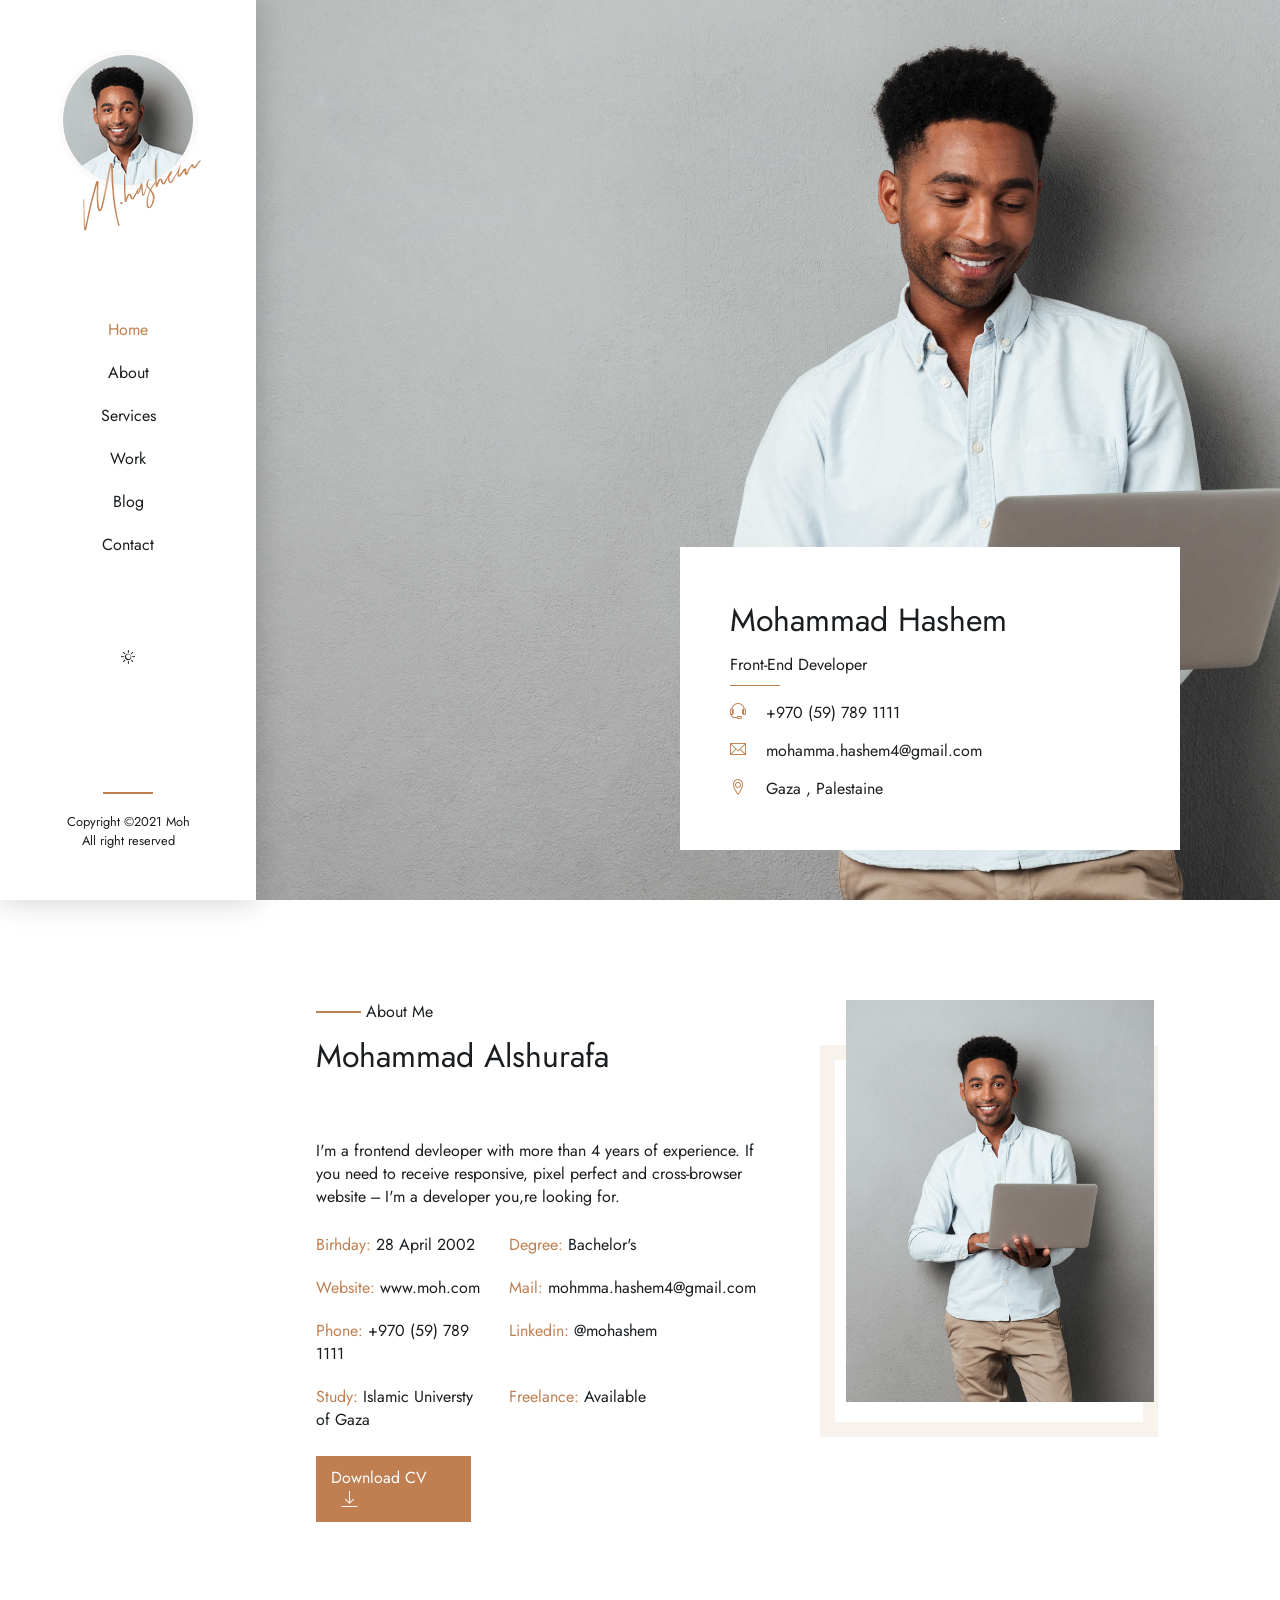
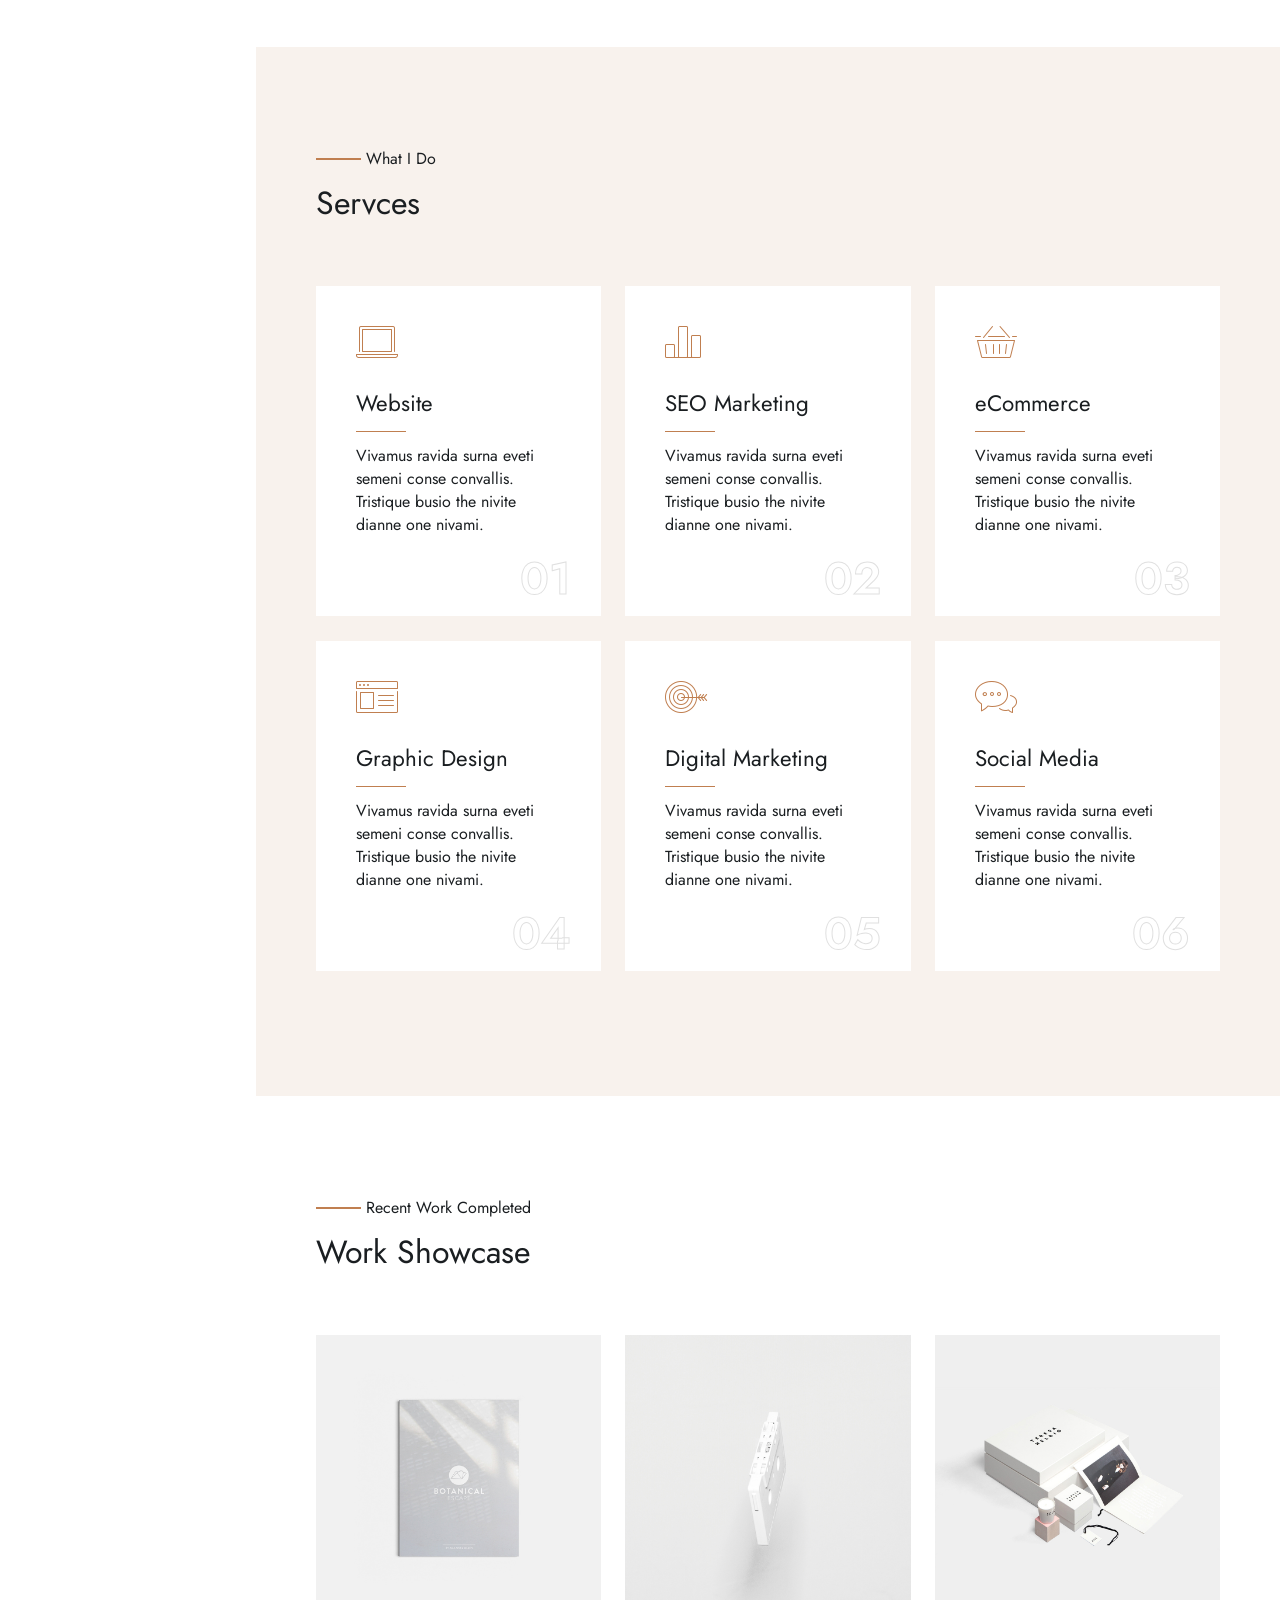
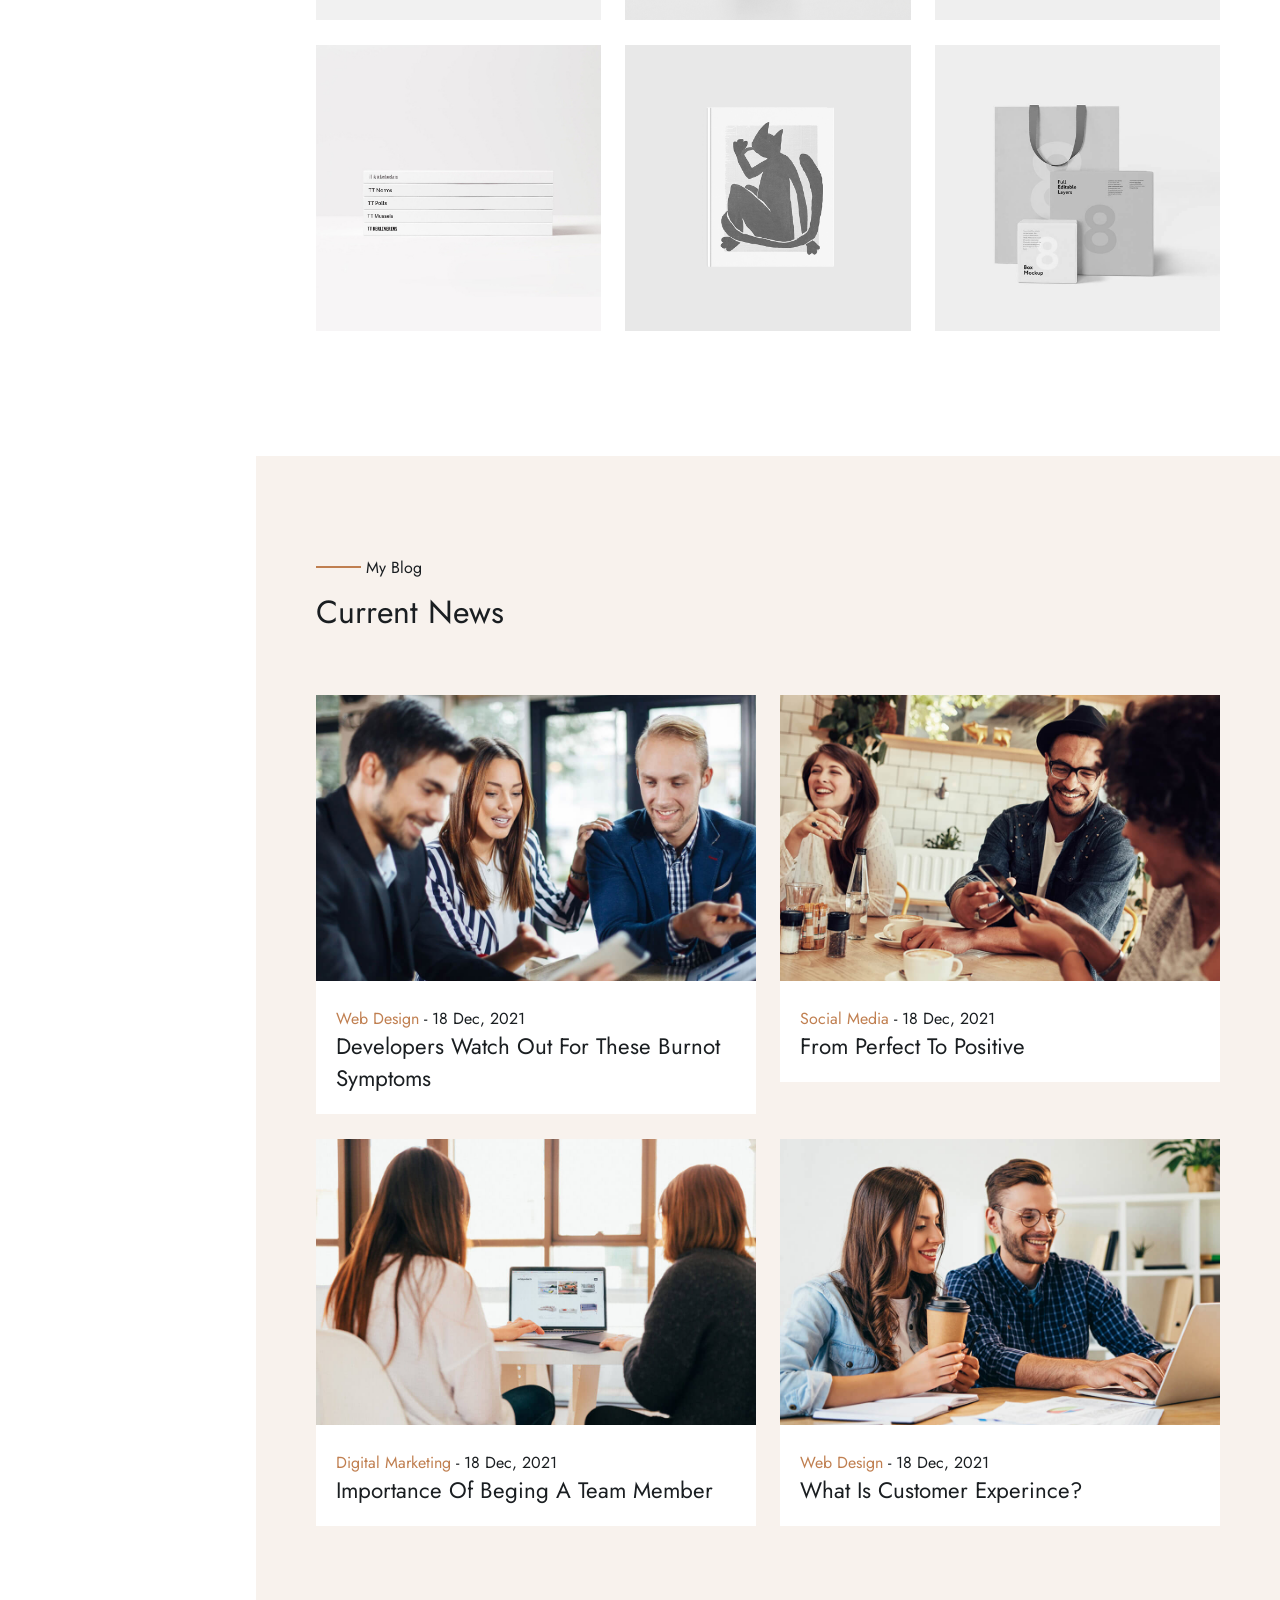
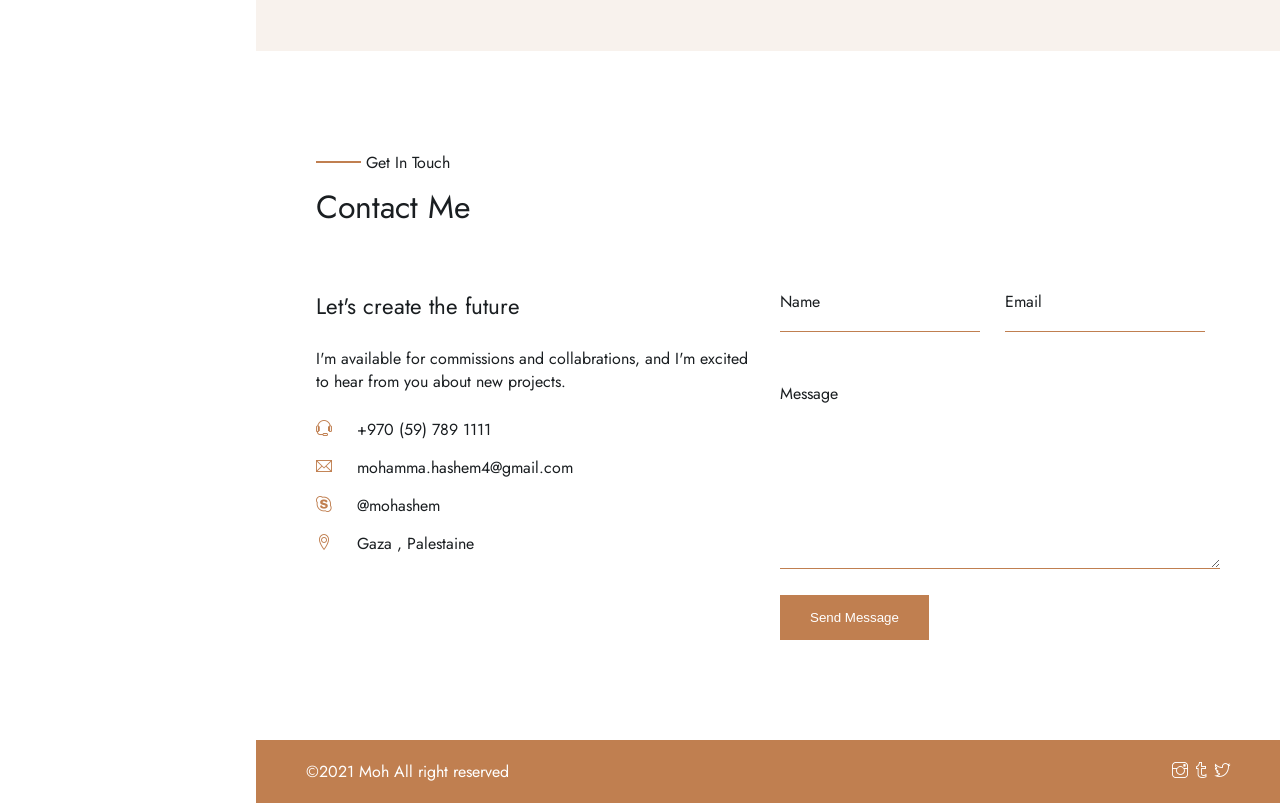
<file: index.html>
<!DOCTYPE html>
<html lang="en">
  <head>
    <meta charset="UTF-8" />
    <meta http-equiv="X-UA-Compatible" content="IE=edge" />
    <meta name="viewport" content="width=device-width, initial-scale=1.0" />
    <title>Mohammad Hahsem</title>
    <link
      href="https://fonts.googleapis.com/css2?family=Jost:wght@100;200;300;400;500;600;700;800;900&family=Work+Sans:wght@200;300;400;500;600;700;800&display=swap"
      rel="stylesheet"
    />
    <link
      rel="stylesheet"
      href="assets/font/icomoon/style.css"
      type="text/css"
    />
    <link rel="stylesheet" href="assets/css/bootstrap-grid.css" />
    <link rel="stylesheet" href="assets/css/style.css" type="text/css" />
  </head>
  <body>
    <div class="full-page">
      <aside class="left-aside">
        <div class="logo-wrap">
          <img src="assets/images/logo.jpg" alt="" />
          <p>M.hashem</p>
        </div>
        <div class="menu-wrap">
          <ul>
            <li class="home active">
              <a href="index.html#home">home</a>
            </li>
          </ul>
          <ul>
            <li class="about">
              <a href="index.html#about">about</a>
            </li>
          </ul>
          <ul>
            <li class="services">
              <a href="index.html#services">services</a>
            </li>
          </ul>
          <ul>
            <li class="work">
              <a href="index.html#work">work</a>
            </li>
          </ul>
          <ul>
            <li class="blog">
              <a href="index.html#blog">blog</a>
            </li>
          </ul>
          <ul>
            <li class="contact">
              <a href="index.html#contact">contact</a>
            </li>
          </ul>
        </div>
        <a class="mood"><i id="darMood" class="icon-shine"></i></a>
        <div class="copyright-wrap">
          <p>Copyright &copy;2021 Moh<br />All right reserved</p>
        </div>
      </aside>
      <main class="right-main">
        <!-- start hero-section -->
        <section class="hero-section" id="home">
          <div class="container">
            <div class="hero">
              <h1>mohammad hashem</h1>
              <p>front-end developer</p>
              <ul>
                <li>
                  <i class="icon-headphone-alt"></i>
                  <a href="tel:+97290000000" target="_top"
                    >+970 (59) 789 1111</a
                  >
                </li>
                <li>
                  <i class="icon-email"></i>
                  <a href="mailto:mohamma.hashem4@gmail.com" target="_top"
                    >mohamma.hashem4@gmail.com</a
                  >
                </li>
                <li>
                  <i class="icon-location-pin"></i>
                  <a
                    href="https://www.google.com/maps/place/Gaza/@31.5016943,34.4580897,15z/data=!3m1!4b1!4m5!3m4!1s0x14fd7f054e542767:0x7ff98dc913046392!8m2!3d31.5016946!4d34.4668472"
                    >Gaza , Palestaine</a
                  >
                </li>
              </ul>
            </div>
          </div>
        </section>
        <!-- end hero-section -->
        <!-- start round-section -->
        <section class="round-section ptb-100" id="about">
          <div class="container">
            <div class="row">
              <div class="col-lg-6">
                <div class="item">
                  <div class="heading">
                    <h6>about me</h6>
                    <h2>mohammad alshurafa</h2>
                  </div>
                  <p>
                    I'm a frontend devleoper with more than 4 years of
                    experience. If you need to receive responsive, pixel perfect
                    and cross-browser website --- I'm a developer you,re looking
                    for.
                  </p>
                  <div class="text-about">
                    <div><span>Birhday: </span>28 April 2002</div>
                    <div><span>Degree: </span>Bachelor's</div>
                    <div><span>Website: </span>www.moh.com</div>
                    <div><span>Mail: </span>mohmma.hashem4@gmail.com</div>
                    <div><span>Phone: </span>+970 (59) 789 1111</div>
                    <div><span>Linkedin: </span>@mohashem</div>
                    <div><span>Study: </span>Islamic Universty of Gaza</div>
                    <div><span>Freelance: </span>Available</div>
                  </div>
                  <div class="down">
                    <a href="#">Download CV</a>
                    <i class="icon-download"></i>
                  </div>
                </div>
              </div>
              <div class="col-lg-6">
                <div class="item">
                  <div class="img-about">
                    <img src="assets/images/round.jpg" alt="" />
                  </div>
                </div>
              </div>
            </div>
          </div>
        </section>
        <!-- end round-section -->
        <!-- start servces-section -->
        <section class="servce-section ptb-100" id="services">
          <div class="container">
            <div class="heading">
              <h6>what i do</h6>
              <h2>servces</h2>
            </div>
            <div class="row">
              <div class="col-lg-4 col-md-6">
                <div class="servce">
                  <div class="item">
                    <i class="icon-laptop icons"></i>
                    <h4>Website</h4>
                    <p>
                      Vivamus ravida surna eveti semeni conse convallis.
                      Tristique busio the nivite dianne one nivami.
                    </p>
                    <span>01</span>
                  </div>
                </div>
              </div>
              <div class="col-lg-4 col-md-6">
                <div class="servce">
                  <div class="item">
                    <i class="icon-bargraph icons"></i>
                    <h4>SEO Marketing</h4>
                    <p>
                      Vivamus ravida surna eveti semeni conse convallis.
                      Tristique busio the nivite dianne one nivami.
                    </p>
                    <span>02</span>
                  </div>
                </div>
              </div>
              <div class="col-lg-4 col-md-6">
                <div class="servce">
                  <div class="item">
                    <i class="icon-basket icons"></i>
                    <h4>eCommerce</h4>
                    <p>
                      Vivamus ravida surna eveti semeni conse convallis.
                      Tristique busio the nivite dianne one nivami.
                    </p>
                    <span>03</span>
                  </div>
                </div>
              </div>
              <div class="col-lg-4 col-md-6">
                <div class="servce">
                  <div class="item">
                    <i class="icon-browser icons"></i>
                    <h4>Graphic Design</h4>
                    <p>
                      Vivamus ravida surna eveti semeni conse convallis.
                      Tristique busio the nivite dianne one nivami.
                    </p>
                    <span>04</span>
                  </div>
                </div>
              </div>
              <div class="col-lg-4 col-md-6">
                <div class="servce">
                  <div class="item">
                    <i class="icon-target icons"></i>
                    <h4>Digital Marketing</h4>
                    <p>
                      Vivamus ravida surna eveti semeni conse convallis.
                      Tristique busio the nivite dianne one nivami.
                    </p>
                    <span>05</span>
                  </div>
                </div>
              </div>
              <div class="col-lg-4 col-md-6">
                <div class="servce">
                  <div class="item">
                    <i class="icon-chat icons"></i>
                    <h4>Social Media</h4>
                    <p>
                      Vivamus ravida surna eveti semeni conse convallis.
                      Tristique busio the nivite dianne one nivami.
                    </p>
                    <span>06</span>
                  </div>
                </div>
              </div>
            </div>
          </div>
        </section>
        <!-- end servces-section -->
        <!-- start work-section -->
        <section class="work-section ptb-100" id="work">
          <div class="container">
            <div class="heading">
              <h6>recent work completed</h6>
              <h2>work showcase</h2>
            </div>
            <div class="row">
              <div class="col-lg-4 col-md-6">
                <div class="item">
                  <img src="assets/images/work/01.jpg" alt="" />
                  <div class="work">
                    <h4>work P.01</h4>
                    <p>book design, adobe XD, phptpshop, illustrator, figma</p>
                  </div>
                </div>
              </div>
              <div class="col-lg-4 col-md-6">
                <div class="item">
                  <img src="assets/images/work/02.jpg" alt="" />
                  <div class="work">
                    <h4>work P.02</h4>
                    <p>book design, adobe XD, phptpshop, illustrator, figma</p>
                  </div>
                </div>
              </div>
              <div class="col-lg-4 col-md-6">
                <div class="item">
                  <img src="assets/images/work/03.jpg" alt="" />
                  <div class="work">
                    <h4>work P.03</h4>
                    <p>book design, adobe XD, phptpshop, illustrator, figma</p>
                  </div>
                </div>
              </div>
              <div class="col-lg-4 col-md-6">
                <div class="item">
                  <img src="assets/images/work/04.jpg" alt="" />
                  <div class="work">
                    <h4>work P.04</h4>
                    <p>book design, adobe XD, phptpshop, illustrator, figma</p>
                  </div>
                </div>
              </div>
              <div class="col-lg-4 col-md-6">
                <div class="item">
                  <img src="assets/images/work/05.jpg" alt="" />
                  <div class="work">
                    <h4>work P.05</h4>
                    <p>book design, adobe XD, phptpshop, illustrator, figma</p>
                  </div>
                </div>
              </div>
              <div class="col-lg-4 col-md-6">
                <div class="item">
                  <img src="assets/images/work/06.jpg" alt="" />
                  <div class="work">
                    <h4>work P.06</h4>
                    <p>book design, adobe XD, phptpshop, illustrator, figma</p>
                  </div>
                </div>
              </div>
            </div>
          </div>
        </section>
        <!-- end work-section -->
        <!-- start blog-section -->
        <section class="blog-section ptb-100" id="blog">
          <div class="container">
            <div class="heading">
              <h6>my blog</h6>
              <h2>current news</h2>
            </div>
            <div class="row">
              <div class="col-md-6">
                <div class="item">
                  <div class="imgg">
                    <img src="assets/images/blog/01.jpg" alt="" />
                  </div>
                  <p><span>web design </span> - 18 dec, 2021</p>
                  <h4>developers watch out for these burnot symptoms</h4>
                </div>
              </div>
              <div class="col-md-6">
                <div class="item">
                  <div class="imgg">
                    <img src="assets/images/blog/02.jpg" alt="" />
                  </div>
                  <p><span>social media </span> - 18 dec, 2021</p>
                  <h4>from perfect to positive</h4>
                </div>
              </div>
              <div class="col-md-6">
                <div class="item">
                  <div class="imgg">
                    <img src="assets/images/blog/03.jpg" alt="" />
                  </div>
                  <p><span>digital marketing </span> - 18 dec, 2021</p>
                  <h4>importance of beging a team member</h4>
                </div>
              </div>
              <div class="col-md-6">
                <div class="item">
                  <div class="imgg">
                    <img src="assets/images/blog/04.jpg" alt="" />
                  </div>
                  <p><span>web design </span> - 18 dec, 2021</p>
                  <h4>what is customer experince?</h4>
                </div>
              </div>
            </div>
          </div>
        </section>
        <!-- end blog-section -->
        <!-- start contact-section -->
        <section class="contact-section ptb-100" id="contact">
          <div class="container">
            <div class="heading">
              <h6>get in touch</h6>
              <h2>contact me</h2>
            </div>
            <div class="row">
              <div class="col-lg-6">
                <div class="item">
                  <h4>Let's create the future</h4>
                  <p>
                    I'm available for commissions and collabrations, and I'm
                    excited to hear from you about new projects.
                  </p>
                  <ul>
                    <li>
                      <i class="icon-headphone-alt"></i>
                      <a href="tel:+97290000000" target="_top"
                        >+970 (59) 789 1111</a
                      >
                    </li>
                    <li>
                      <i class="icon-email"></i>
                      <a href="mailto:mohamma.hashem4@gmail.com" target="_top"
                        >mohamma.hashem4@gmail.com</a
                      >
                    </li>
                    <li>
                      <i class="icon-skype"></i>
                      <a href="https://www.skype.com" target="_blank"
                        >@mohashem</a
                      >
                    </li>
                    <li>
                      <i class="icon-location-pin"></i>
                      <a
                        href="https://www.google.com/maps/place/Gaza/@31.5016943,34.4580897,15z/data=!3m1!4b1!4m5!3m4!1s0x14fd7f054e542767:0x7ff98dc913046392!8m2!3d31.5016946!4d34.4668472"
                        >Gaza , Palestaine</a
                      >
                    </li>
                  </ul>
                </div>
              </div>
              <div class="col-lg-6">
                <div class="item">
                  <div class="input-name">
                    <input
                      class="main-input"
                      type="text"
                      name="name"
                      placeholder="Name"
                    />
                    <input
                      class="main-input"
                      type="email"
                      name="mail"
                      placeholder="Email"
                    />
                  </div>
                  <div class="t-area">
                    <textarea
                      class="main-input"
                      name="message"
                      placeholder="Message"
                    ></textarea>
                  </div>
                  <button type="button">Send Message</button>
                </div>
              </div>
            </div>
          </div>
        </section>
        <!-- end contact-section -->
        <!-- start footer-section -->
        <section class="footer-section">
          <div class="foot">
            <p>&copy;2021 Moh All right reserved</p>
            <div>
              <i class="icon-instagram"></i>
              <i class="icon-tumblr"></i>
              <i class="icon-twitter"></i>
            </div>
          </div>
        </section>
        <!-- end footer-section -->
      </main>
    </div>
    <div class="scroll-up">
      <i class="icon-arrow-up"></i>
    </div>

    <div class="nav-toggle">
      <i class="icon-align-left"></i>
    </div>
    <script src="assets/js/main.js"></script>
  </body>
</html>
</file>
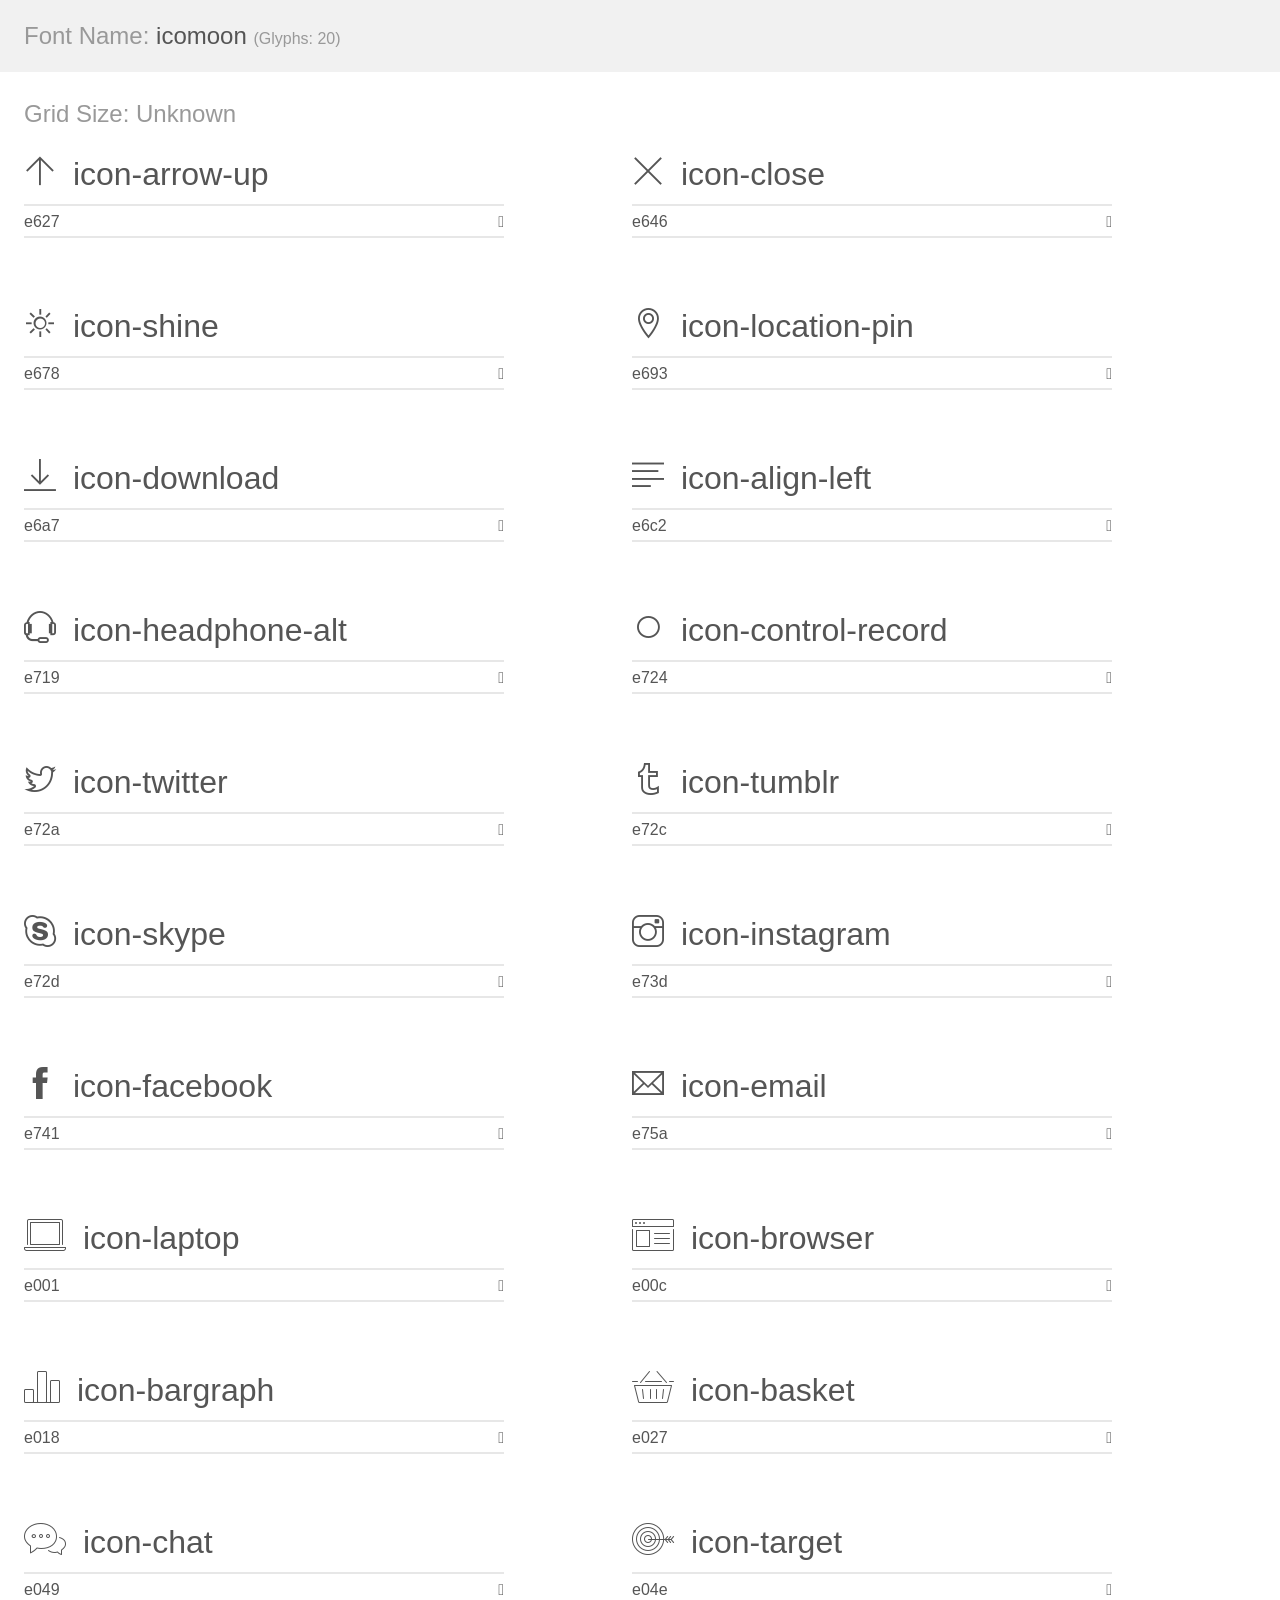
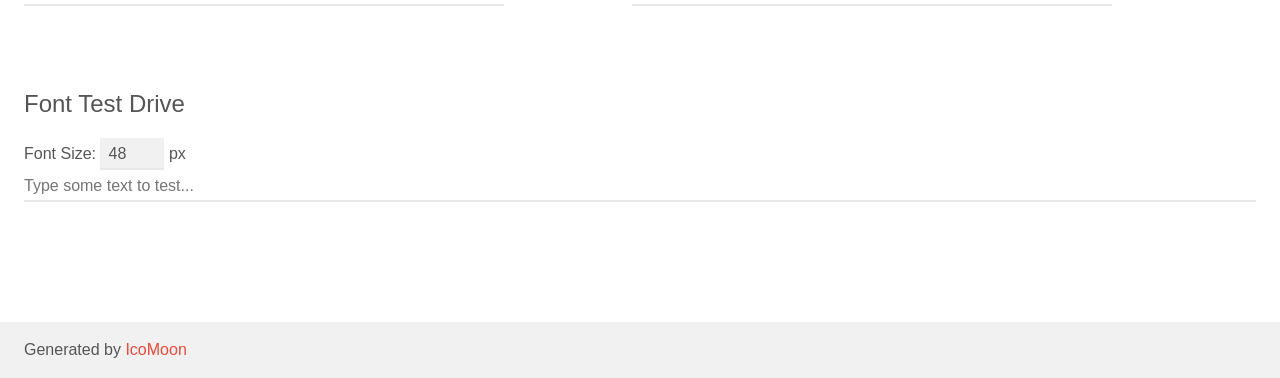
<file: assets/font/icomoon/demo.html>
<!doctype html>
<html>
<head>
    <meta charset="utf-8">
    <title>IcoMoon Demo</title>
    <meta name="description" content="An Icon Font Generated By IcoMoon.io">
    <meta name="viewport" content="width=device-width, initial-scale=1">
    <link rel="stylesheet" href="demo-files/demo.css">
    <link rel="stylesheet" href="style.css"></head>
<body>
    <div class="bgc1 clearfix">
        <h1 class="mhmm mvm"><span class="fgc1">Font Name:</span> icomoon <small class="fgc1">(Glyphs:&nbsp;20)</small></h1>
    </div>
    <div class="clearfix mhl ptl">
        <h1 class="mvm mtn fgc1">Grid Size: Unknown</h1>
        <div class="glyph fs1">
            <div class="clearfix bshadow0 pbs">
                <span class="icon-arrow-up"></span>
                <span class="mls"> icon-arrow-up</span>
            </div>
            <fieldset class="fs0 size1of1 clearfix hidden-false">
                <input type="text" readonly value="e627" class="unit size1of2" />
                <input type="text" maxlength="1" readonly value="&#xe627;" class="unitRight size1of2 talign-right" />
            </fieldset>
            <div class="fs0 bshadow0 clearfix hidden-true">
                <span class="unit pvs fgc1">liga: </span>
                <input type="text" readonly value="" class="liga unitRight" />
            </div>
        </div>
        <div class="glyph fs1">
            <div class="clearfix bshadow0 pbs">
                <span class="icon-close"></span>
                <span class="mls"> icon-close</span>
            </div>
            <fieldset class="fs0 size1of1 clearfix hidden-false">
                <input type="text" readonly value="e646" class="unit size1of2" />
                <input type="text" maxlength="1" readonly value="&#xe646;" class="unitRight size1of2 talign-right" />
            </fieldset>
            <div class="fs0 bshadow0 clearfix hidden-true">
                <span class="unit pvs fgc1">liga: </span>
                <input type="text" readonly value="" class="liga unitRight" />
            </div>
        </div>
        <div class="glyph fs1">
            <div class="clearfix bshadow0 pbs">
                <span class="icon-shine"></span>
                <span class="mls"> icon-shine</span>
            </div>
            <fieldset class="fs0 size1of1 clearfix hidden-false">
                <input type="text" readonly value="e678" class="unit size1of2" />
                <input type="text" maxlength="1" readonly value="&#xe678;" class="unitRight size1of2 talign-right" />
            </fieldset>
            <div class="fs0 bshadow0 clearfix hidden-true">
                <span class="unit pvs fgc1">liga: </span>
                <input type="text" readonly value="" class="liga unitRight" />
            </div>
        </div>
        <div class="glyph fs1">
            <div class="clearfix bshadow0 pbs">
                <span class="icon-location-pin"></span>
                <span class="mls"> icon-location-pin</span>
            </div>
            <fieldset class="fs0 size1of1 clearfix hidden-false">
                <input type="text" readonly value="e693" class="unit size1of2" />
                <input type="text" maxlength="1" readonly value="&#xe693;" class="unitRight size1of2 talign-right" />
            </fieldset>
            <div class="fs0 bshadow0 clearfix hidden-true">
                <span class="unit pvs fgc1">liga: </span>
                <input type="text" readonly value="" class="liga unitRight" />
            </div>
        </div>
        <div class="glyph fs1">
            <div class="clearfix bshadow0 pbs">
                <span class="icon-download"></span>
                <span class="mls"> icon-download</span>
            </div>
            <fieldset class="fs0 size1of1 clearfix hidden-false">
                <input type="text" readonly value="e6a7" class="unit size1of2" />
                <input type="text" maxlength="1" readonly value="&#xe6a7;" class="unitRight size1of2 talign-right" />
            </fieldset>
            <div class="fs0 bshadow0 clearfix hidden-true">
                <span class="unit pvs fgc1">liga: </span>
                <input type="text" readonly value="" class="liga unitRight" />
            </div>
        </div>
        <div class="glyph fs1">
            <div class="clearfix bshadow0 pbs">
                <span class="icon-align-left"></span>
                <span class="mls"> icon-align-left</span>
            </div>
            <fieldset class="fs0 size1of1 clearfix hidden-false">
                <input type="text" readonly value="e6c2" class="unit size1of2" />
                <input type="text" maxlength="1" readonly value="&#xe6c2;" class="unitRight size1of2 talign-right" />
            </fieldset>
            <div class="fs0 bshadow0 clearfix hidden-true">
                <span class="unit pvs fgc1">liga: </span>
                <input type="text" readonly value="" class="liga unitRight" />
            </div>
        </div>
        <div class="glyph fs1">
            <div class="clearfix bshadow0 pbs">
                <span class="icon-headphone-alt"></span>
                <span class="mls"> icon-headphone-alt</span>
            </div>
            <fieldset class="fs0 size1of1 clearfix hidden-false">
                <input type="text" readonly value="e719" class="unit size1of2" />
                <input type="text" maxlength="1" readonly value="&#xe719;" class="unitRight size1of2 talign-right" />
            </fieldset>
            <div class="fs0 bshadow0 clearfix hidden-true">
                <span class="unit pvs fgc1">liga: </span>
                <input type="text" readonly value="" class="liga unitRight" />
            </div>
        </div>
        <div class="glyph fs1">
            <div class="clearfix bshadow0 pbs">
                <span class="icon-control-record"></span>
                <span class="mls"> icon-control-record</span>
            </div>
            <fieldset class="fs0 size1of1 clearfix hidden-false">
                <input type="text" readonly value="e724" class="unit size1of2" />
                <input type="text" maxlength="1" readonly value="&#xe724;" class="unitRight size1of2 talign-right" />
            </fieldset>
            <div class="fs0 bshadow0 clearfix hidden-true">
                <span class="unit pvs fgc1">liga: </span>
                <input type="text" readonly value="" class="liga unitRight" />
            </div>
        </div>
        <div class="glyph fs1">
            <div class="clearfix bshadow0 pbs">
                <span class="icon-twitter"></span>
                <span class="mls"> icon-twitter</span>
            </div>
            <fieldset class="fs0 size1of1 clearfix hidden-false">
                <input type="text" readonly value="e72a" class="unit size1of2" />
                <input type="text" maxlength="1" readonly value="&#xe72a;" class="unitRight size1of2 talign-right" />
            </fieldset>
            <div class="fs0 bshadow0 clearfix hidden-true">
                <span class="unit pvs fgc1">liga: </span>
                <input type="text" readonly value="" class="liga unitRight" />
            </div>
        </div>
        <div class="glyph fs1">
            <div class="clearfix bshadow0 pbs">
                <span class="icon-tumblr"></span>
                <span class="mls"> icon-tumblr</span>
            </div>
            <fieldset class="fs0 size1of1 clearfix hidden-false">
                <input type="text" readonly value="e72c" class="unit size1of2" />
                <input type="text" maxlength="1" readonly value="&#xe72c;" class="unitRight size1of2 talign-right" />
            </fieldset>
            <div class="fs0 bshadow0 clearfix hidden-true">
                <span class="unit pvs fgc1">liga: </span>
                <input type="text" readonly value="" class="liga unitRight" />
            </div>
        </div>
        <div class="glyph fs1">
            <div class="clearfix bshadow0 pbs">
                <span class="icon-skype"></span>
                <span class="mls"> icon-skype</span>
            </div>
            <fieldset class="fs0 size1of1 clearfix hidden-false">
                <input type="text" readonly value="e72d" class="unit size1of2" />
                <input type="text" maxlength="1" readonly value="&#xe72d;" class="unitRight size1of2 talign-right" />
            </fieldset>
            <div class="fs0 bshadow0 clearfix hidden-true">
                <span class="unit pvs fgc1">liga: </span>
                <input type="text" readonly value="" class="liga unitRight" />
            </div>
        </div>
        <div class="glyph fs1">
            <div class="clearfix bshadow0 pbs">
                <span class="icon-instagram"></span>
                <span class="mls"> icon-instagram</span>
            </div>
            <fieldset class="fs0 size1of1 clearfix hidden-false">
                <input type="text" readonly value="e73d" class="unit size1of2" />
                <input type="text" maxlength="1" readonly value="&#xe73d;" class="unitRight size1of2 talign-right" />
            </fieldset>
            <div class="fs0 bshadow0 clearfix hidden-true">
                <span class="unit pvs fgc1">liga: </span>
                <input type="text" readonly value="" class="liga unitRight" />
            </div>
        </div>
        <div class="glyph fs1">
            <div class="clearfix bshadow0 pbs">
                <span class="icon-facebook"></span>
                <span class="mls"> icon-facebook</span>
            </div>
            <fieldset class="fs0 size1of1 clearfix hidden-false">
                <input type="text" readonly value="e741" class="unit size1of2" />
                <input type="text" maxlength="1" readonly value="&#xe741;" class="unitRight size1of2 talign-right" />
            </fieldset>
            <div class="fs0 bshadow0 clearfix hidden-true">
                <span class="unit pvs fgc1">liga: </span>
                <input type="text" readonly value="" class="liga unitRight" />
            </div>
        </div>
        <div class="glyph fs1">
            <div class="clearfix bshadow0 pbs">
                <span class="icon-email"></span>
                <span class="mls"> icon-email</span>
            </div>
            <fieldset class="fs0 size1of1 clearfix hidden-false">
                <input type="text" readonly value="e75a" class="unit size1of2" />
                <input type="text" maxlength="1" readonly value="&#xe75a;" class="unitRight size1of2 talign-right" />
            </fieldset>
            <div class="fs0 bshadow0 clearfix hidden-true">
                <span class="unit pvs fgc1">liga: </span>
                <input type="text" readonly value="" class="liga unitRight" />
            </div>
        </div>
        <div class="glyph fs1">
            <div class="clearfix bshadow0 pbs">
                <span class="icon-laptop"></span>
                <span class="mls"> icon-laptop</span>
            </div>
            <fieldset class="fs0 size1of1 clearfix hidden-false">
                <input type="text" readonly value="e001" class="unit size1of2" />
                <input type="text" maxlength="1" readonly value="&#xe001;" class="unitRight size1of2 talign-right" />
            </fieldset>
            <div class="fs0 bshadow0 clearfix hidden-true">
                <span class="unit pvs fgc1">liga: </span>
                <input type="text" readonly value="" class="liga unitRight" />
            </div>
        </div>
        <div class="glyph fs1">
            <div class="clearfix bshadow0 pbs">
                <span class="icon-browser"></span>
                <span class="mls"> icon-browser</span>
            </div>
            <fieldset class="fs0 size1of1 clearfix hidden-false">
                <input type="text" readonly value="e00c" class="unit size1of2" />
                <input type="text" maxlength="1" readonly value="&#xe00c;" class="unitRight size1of2 talign-right" />
            </fieldset>
            <div class="fs0 bshadow0 clearfix hidden-true">
                <span class="unit pvs fgc1">liga: </span>
                <input type="text" readonly value="" class="liga unitRight" />
            </div>
        </div>
        <div class="glyph fs1">
            <div class="clearfix bshadow0 pbs">
                <span class="icon-bargraph"></span>
                <span class="mls"> icon-bargraph</span>
            </div>
            <fieldset class="fs0 size1of1 clearfix hidden-false">
                <input type="text" readonly value="e018" class="unit size1of2" />
                <input type="text" maxlength="1" readonly value="&#xe018;" class="unitRight size1of2 talign-right" />
            </fieldset>
            <div class="fs0 bshadow0 clearfix hidden-true">
                <span class="unit pvs fgc1">liga: </span>
                <input type="text" readonly value="" class="liga unitRight" />
            </div>
        </div>
        <div class="glyph fs1">
            <div class="clearfix bshadow0 pbs">
                <span class="icon-basket"></span>
                <span class="mls"> icon-basket</span>
            </div>
            <fieldset class="fs0 size1of1 clearfix hidden-false">
                <input type="text" readonly value="e027" class="unit size1of2" />
                <input type="text" maxlength="1" readonly value="&#xe027;" class="unitRight size1of2 talign-right" />
            </fieldset>
            <div class="fs0 bshadow0 clearfix hidden-true">
                <span class="unit pvs fgc1">liga: </span>
                <input type="text" readonly value="" class="liga unitRight" />
            </div>
        </div>
        <div class="glyph fs1">
            <div class="clearfix bshadow0 pbs">
                <span class="icon-chat"></span>
                <span class="mls"> icon-chat</span>
            </div>
            <fieldset class="fs0 size1of1 clearfix hidden-false">
                <input type="text" readonly value="e049" class="unit size1of2" />
                <input type="text" maxlength="1" readonly value="&#xe049;" class="unitRight size1of2 talign-right" />
            </fieldset>
            <div class="fs0 bshadow0 clearfix hidden-true">
                <span class="unit pvs fgc1">liga: </span>
                <input type="text" readonly value="" class="liga unitRight" />
            </div>
        </div>
        <div class="glyph fs1">
            <div class="clearfix bshadow0 pbs">
                <span class="icon-target"></span>
                <span class="mls"> icon-target</span>
            </div>
            <fieldset class="fs0 size1of1 clearfix hidden-false">
                <input type="text" readonly value="e04e" class="unit size1of2" />
                <input type="text" maxlength="1" readonly value="&#xe04e;" class="unitRight size1of2 talign-right" />
            </fieldset>
            <div class="fs0 bshadow0 clearfix hidden-true">
                <span class="unit pvs fgc1">liga: </span>
                <input type="text" readonly value="" class="liga unitRight" />
            </div>
        </div>
    </div>

    <!--[if gt IE 8]><!-->
    <div class="mhl clearfix mbl">
        <h1>Font Test Drive</h1>
        <label>
            Font Size: <input id="fontSize" type="number" class="textbox0 mbm"
            min="8" value="48" />
            px
        </label>
        <input id="testText" type="text" class="phl size1of1 mvl"
        placeholder="Type some text to test..." value=""/>
        <div id="testDrive" class="icon-" style="font-family: icomoon">&nbsp;
        </div>
    </div>
    <!--<![endif]-->
    <div class="bgc1 clearfix">
        <p class="mhl">Generated by <a href="https://icomoon.io/app">IcoMoon</a></p>
    </div>

    <script src="demo-files/demo.js"></script>
</body>
</html>
</file>
<file: assets/font/icomoon/style.css>
@font-face {
  font-family: 'icomoon';
  src:  url('fonts/icomoon.eot?r1aeiu');
  src:  url('fonts/icomoon.eot?r1aeiu#iefix') format('embedded-opentype'),
    url('fonts/icomoon.ttf?r1aeiu') format('truetype'),
    url('fonts/icomoon.woff?r1aeiu') format('woff'),
    url('fonts/icomoon.svg?r1aeiu#icomoon') format('svg');
  font-weight: normal;
  font-style: normal;
  font-display: block;
}

[class^="icon-"], [class*=" icon-"] {
  /* use !important to prevent issues with browser extensions that change fonts */
  font-family: 'icomoon' !important;
  speak: never;
  font-style: normal;
  font-weight: normal;
  font-variant: normal;
  text-transform: none;
  line-height: 1;
  display: inline-block;

  /* Better Font Rendering =========== */
  -webkit-font-smoothing: antialiased;
  -moz-osx-font-smoothing: grayscale;
}

.icon-arrow-up:before {
  content: "\e627";
}
.icon-close:before {
  content: "\e646";
}
.icon-shine:before {
  content: "\e678";
}
.icon-location-pin:before {
  content: "\e693";
}
.icon-download:before {
  content: "\e6a7";
}
.icon-align-left:before {
  content: "\e6c2";
}
.icon-headphone-alt:before {
  content: "\e719";
}
.icon-control-record:before {
  content: "\e724";
}
.icon-twitter:before {
  content: "\e72a";
}
.icon-tumblr:before {
  content: "\e72c";
}
.icon-skype:before {
  content: "\e72d";
}
.icon-instagram:before {
  content: "\e73d";
}
.icon-facebook:before {
  content: "\e741";
}
.icon-email:before {
  content: "\e75a";
}
.icon-laptop:before {
  content: "\e001";
}
.icon-browser:before {
  content: "\e00c";
}
.icon-bargraph:before {
  content: "\e018";
}
.icon-basket:before {
  content: "\e027";
}
.icon-chat:before {
  content: "\e049";
}
.icon-target:before {
  content: "\e04e";
}
</file>
<file: assets/css/style.css>
:root {
  --bg-main: #ffffff;
  --bg-sec: #f8f2ed;
  --bg-aside: #ffffff;
  --color-text: #1a1e21;
  --color-theme: #c07f50;
}

.t-d-w {
  --bg-main: #0c0c0c;
  --bg-sec: #1d1d1d;
  --bg-aside: #222222;
  --color-text: #ffffff;
  --color-theme: #c07f50;
}

@font-face {
  font-family: "TuesdayNight";
  src: url(../font/TuesdayNight/TuesdayNight-Regular.woff);
  font-weight: normal;
  font-style: normal;
}
* {
  margin: 0;
  padding: 0;
  box-sizing: border-box;
}
html {
  height: 100%;
  scroll-behavior: smooth;
  overflow-x: hidden;
}
body {
  font-family: "jost", sans-serif;
  background-color: var(--bg-main);
}
a {
  text-decoration: none;
}
ul {
  list-style-type: none;
}
h1,
h2 {
  font-size: 2rem;
}
h4 {
  font-size: 1.4rem;
}
h6 {
  font-size: 1rem;
}
h1,
h2,
h4,
h6 {
  font-weight: 400;
}
.ptb-100 {
  padding-top: 100px;
  padding-bottom: 100px;
}
.heading h6 {
  text-transform: capitalize;
  margin-bottom: 10px;
  position: relative;
  padding-left: 50px;
  color: var(--color-text);
}
.heading h6::before {
  content: "";
  width: 45px;
  height: 2px;
  background-color: var(--color-theme);
  position: absolute;
  display: block;
  left: 0;
  top: 50%;
  transform: translateY(-50%);
}
.heading h2 {
  text-transform: capitalize;
  color: var(--color-text);
}
.heading {
  margin-bottom: 60px;
}
.left-aside {
  width: 20%;
  background-color: var(--bg-aside);
  box-shadow: 0 0 30px rgba(0, 0, 0, 0.2);
  height: 100%;
  overflow-y: auto;
  position: fixed;
  left: 0;
  top: 0;
  display: flex;
  flex-direction: column;
  justify-content: space-between;
  align-items: center;
  text-align: center;
  transition: all 0.5s;
  z-index: 100;
  color: var(--color-text);
}
.left-aside > div:not(:nth-child(2)) {
  margin-top: 50px;
  margin-bottom: 50px;
}
.left-aside .logo-wrap {
  position: relative;
}
.left-aside .logo-wrap img {
  border-radius: 50%;
  width: 140px;
  border: 5px solid #fbf9f9;
}
.left-aside .logo-wrap p {
  font-family: TuesdayNight;
  color: var(--color-theme);
  font-size: 35px;
  position: absolute;
  bottom: -30px;
  transform: rotate(335deg);
  left: 14px;
}
.menu-wrap ul li a {
  text-transform: capitalize;
  color: var(--color-text);
  font-size: 1rem;
}
.menu-wrap ul li.active a {
  color: var(--color-theme);
}
.menu-wrap ul li:not(nth-of-type) {
  margin-bottom: 20px;
}
.copyright-wrap {
  font-size: 0.8rem;
  position: relative;
  padding-top: 20px;
}
.copyright-wrap p::before {
  content: "";
  position: absolute;
  top: 0;
  width: 50px;
  height: 2px;
  background-color: var(--color-theme);
  left: 50%;
  display: block;
  transform: translateX(-50%);
}
.right-main {
  width: 80%;
  float: right;
  transition: all 0.5s;
}
/* start home */
.right-main .hero-section {
  height: 100vh;
  background-image: url(../images/hero.jpg);
  background-size: cover;
  position: relative;
  background-position: center;
}
.hero-section .hero {
  position: absolute;
  background-color: var(--bg-aside);
  width: 500px;
  padding: 50px;
  right: 100px;
  bottom: 50px;
}
h1 {
  text-transform: capitalize;
  color: var(--color-text);
}
.hero-section .hero p {
  text-transform: capitalize;
  padding: 10px 0;
  position: relative;
  color: var(--color-text);
}
/* .item h4,
.item span {
  color: var(--color-text);
} */
.icon-shine {
  color: var(--color-text);
}
.hero-section .hero p::before {
  content: "";
  width: 50px;
  height: 1px;
  background-color: var(--color-theme);
  position: absolute;
  bottom: 0;
  transition: all 1s;
}
.hero-section .hero:hover p::before {
  content: "";
  width: 100%;
  height: 1px;
  background-color: var(--color-theme);
  position: absolute;
  bottom: 0;
}
.hero-section .hero ul li {
  padding-top: 15px;
  color: var(--color-text);
}
.hero-section .hero ul li a {
  color: var(--color-text);
  padding-left: 15px;
}
.icon-location-pin:before {
  content: "\e693";
  color: var(--color-theme);
}
.icon-email:before {
  content: "\e75a";
  color: var(--color-theme);
}
.icon-headphone-alt:before {
  content: "\e719";
  color: var(--color-theme);
}
/* end home */
/* start about */
.round-section {
  position: relative;
  height: 100%;
}
.round-section .text-about {
  display: grid;
  grid-template-columns: auto auto;
  grid-gap: 20px;
  margin-top: 25px;
}
.round-section .text-about span {
  color: var(--color-theme);
}
.round-section p,
.round-section .text-about {
  color: var(--color-text);
}
.round-section .down {
  background-color: var(--color-theme);
  width: 155px;
  padding: 10px 15px;
  color: #ffffff;
  margin: 25px 0;
  cursor: pointer;
}
.round-section .down a {
  color: #ffffff;
}
.round-section .down i {
  padding-left: 10px;
}
.icon-download:before {
  content: "\e6a7";
}
.round-section .container .img-about img {
  width: 70%;
}
.round-section .container .img-about {
  display: flex;
  justify-content: center;
  align-items: center;
  position: relative;
}
.round-section .img-about::after {
  content: "";
  outline: 15px solid var(--bg-sec);
  position: absolute;
  width: 70%;
  height: 90%;
  left: 55px;
  top: 60%;
  transform: translateY(-50%);
  z-index: -1;
}
/* end about */
/* start servece */
.servce-section {
  background-color: var(--bg-sec);
}
.servce-section h4 {
  margin: 25px 0;
  position: relative;
  color: var(--color-text);
}
.servce-section p {
  color: var(--color-text);
}
.servce-section h4::before {
  content: "";
  position: absolute;
  background-color: var(--color-theme);
  width: 50px;
  height: 1px;
  bottom: -12.5px;
  transition: all 1s;
}
.servce-section .row .servce:hover h4::before {
  background-color: #ffffff;
  width: 100%;
}
.servce-section .row .item {
  background-color: var(--bg-main);
  margin-bottom: 25px;
  padding: 40px 40px 80px;
  position: relative;
  transition: all 1s;
}
.servce-section span {
  font-size: 45px;
  font-weight: 600;
  position: absolute;
  bottom: 5px;
  right: 30px;
  color: transparent;
  -webkit-text-stroke: 1px #ccc;
  opacity: 0.6;
}
.servce-section .row .servce:hover .item {
  background-color: var(--color-theme);
}
.servce-section .row .servce:hover h4,
.servce-section .row .servce:hover p {
  color: #ffffff;
}
.icon-laptop:before {
  content: "\e001";
  color: var(--color-theme);
  font-size: 2rem;
  transition: all 1s;
}
.servce-section .row .servce:hover .icon-laptop:before {
  color: #ffffff;
}
.icon-chat:before {
  content: "\e049";
  color: var(--color-theme);
  font-size: 2rem;
  transition: all 1s;
}
.servce-section .row .servce:hover .icon-chat:before {
  color: #ffffff;
}
.icon-target:before {
  content: "\e04e";
  color: var(--color-theme);
  font-size: 2rem;
  transition: all 1s;
}
.servce-section .row .servce:hover .icon-target:before {
  color: #ffffff;
}
.icon-browser:before {
  content: "\e00c";
  color: var(--color-theme);
  font-size: 2rem;
  transition: all 1s;
}
.servce-section .row .servce:hover .icon-browser:before {
  color: #ffffff;
}
.icon-bargraph:before {
  content: "\e018";
  color: var(--color-theme);
  font-size: 2rem;
  transition: all 1s;
}
.servce-section .row .servce:hover .icon-bargraph:before {
  color: #ffffff;
}
.icon-basket:before {
  content: "\e027";
  color: var(--color-theme);
  font-size: 2rem;
  transition: all 1s;
}
.servce-section .row .servce:hover .icon-basket:before {
  color: #ffffff;
}
/* end servece */
/* srart work */

.work-section img {
  display: block;
}

.work-section .row .item {
  margin-bottom: 25px;
  position: relative;
}
.work-section .row .item .work {
  position: absolute;
  background-color: #c07f5086;
  text-transform: capitalize;
  top: 0;
  left: 0;
  right: 0;
  bottom: 0;
  padding: 40px;
  width: 100%;
  height: 100%;
  color: #ffffff;
  opacity: 0;
  visibility: hidden;
  transition: all 1s;
}
.work-section .row .item .work p {
  padding-top: 15px;
}
.work-section .row .item .work h4 {
  position: relative;
  padding-bottom: 15px;
}
.work-section .row .item .work h4::before {
  content: "";
  width: 0;
  height: 1px;
  background-color: #ffffff;
  position: absolute;
  bottom: 0;
  transition: all 1s;
}
.work-section .row .item:hover .work {
  opacity: 1;
  visibility: visible;
}
.work-section .row .item:hover .work h4::before {
  width: 100%;
}
.work-section .row img {
  width: 100%;
}
/* end work */
/* start blog */
.blog-section {
  background-color: var(--bg-sec);
}
.blog-section .row .item {
  margin-bottom: 25px;
  background-color: var(--bg-main);
  padding-bottom: 20px;
}
.blog-section .item img {
  width: 100%;
  height: 100%;
  transition: all 1s;
}
.blog-section .row .item h4 {
  padding-left: 20px;
  text-transform: capitalize;
  color: var(--color-text);
}
.blog-section .row .item p {
  padding: 20px 0 0 20px;
  text-transform: capitalize;
  color: var(--color-text);
}
.blog-section .row .item p span {
  color: var(--color-theme);
}
.blog-section .row .item:hover img {
  transform: scale(1.1);
}
.imgg {
  overflow: hidden;
}
/* end blog  */
/* start contact */

.contact-section .item .input-name input {
  border: 0;
  outline: 0;
  border-bottom: 1px solid var(--color-theme);
  width: calc(50% - 20px);
  display: inline-block;
  padding-bottom: 20px;
  margin-bottom: 50px;
  font-size: 1rem;
  background-color: var(--bg-main);
  color: var(--color-text);
  caret-color: var(--color-theme);
}
.contact-section h4,
.contact-section p {
  color: var(--color-text);
}
.contact-section .item .input-name input:first-of-type {
  margin-right: 20px;
}
.contact-section .item .t-area textarea::placeholder {
  color: var(--color-text);
  font-family: "jost", sans-serif;
}
.contact-section .item .input-name input::placeholder {
  color: var(--color-text);
  font-family: "jost", sans-serif;
}
.contact-section .item .t-area textarea {
  border: 0;
  outline: 0;
  border-bottom: 1px solid var(--color-theme);
  padding-bottom: 140px;
  width: 100%;
  margin-bottom: 20px;
  font-size: 1rem;
  background-color: var(--bg-main);
  color: var(--color-text);
  font-family: "jost", sans-serif;
  caret-color: var(--color-theme);
}
.contact-section .item button {
  padding: 15px 30px;
  cursor: pointer;
  border: 0;
  color: #ffffff;
  background-color: var(--color-theme);
}
.contact-section p {
  margin: 25px 0;
}
.contact-section ul li {
  margin: 15px 0;
}
.contact-section a {
  color: var(--color-text);
  padding-left: 20px;
}
.icon-location-pin:before {
  content: "\e693";
  color: var(--color-theme);
}
.icon-email:before {
  content: "\e75a";
  color: var(--color-theme);
}
.icon-headphone-alt:before {
  content: "\e719";
  color: var(--color-theme);
}
.icon-skype:before {
  content: "\e72d";
  color: var(--color-theme);
}
/* end contact */
/* start footer */
.footer-section .foot {
  background-color: var(--color-theme);
  color: #ffffff;
  padding: 20px 50px;
  display: flex;
  justify-content: space-between;
}
.icon-instagram:before {
  content: "\e73d";
}
.icon-tumblr:before {
  content: "\e72c";
}
.icon-twitter:before {
  content: "\e72a";
}
/* end footer */
.scroll-up {
  background-color: var(--color-theme);
  width: 50px;
  height: 50px;
  position: fixed;
  display: flex;
  justify-content: center;
  align-items: center;
  right: 10px;
  bottom: 15px;
  color: #fff;
  cursor: pointer;
  visibility: hidden;
  appearance: none;
  opacity: 0;
  transition: all 0.5s;
}
.scroll-up.show {
  visibility: visible;
  opacity: 1;
  appearance: auto;
}
.nav-toggle {
  position: absolute;
  width: 49px;
  height: 50px;
  background-color: var(--color-text);
  display: flex;
  align-items: center;
  justify-content: center;
  color: var(--bg-aside);
  left: 15px;
  top: 15px;
  font-size: 1.4erm;
  visibility: hidden;
  opacity: 0;
  appearance: none;
  cursor: pointer;
  transition: all 0.5s;
}
body.open-menu .nav-toggle i::before {
  content: "\e646";
}
body.open-menu .nav-toggle {
  transform: translateX(250px);
}
@media (min-width: 992px) {
  .container {
    padding-left: 60px;
    padding-right: 60px;
  }
}
@media (max-width: 991.98px) {
  .left-aside {
    width: 250px;
    transform: translateX(-250px);
  }
  body.open-menu .left-aside {
    transform: translateX(0);
  }
  .right-main {
    width: 100%;
  }
  body.open-menu .right-main {
    transform: translateX(250px);
  }
  .nav-toggle {
    visibility: visible;
    opacity: 1;
    appearance: auto;
  }
}
@media (max-width: 700px) {
  .hero-section .hero {
    width: 90%;
    bottom: 5%;
    right: 5%;
  }
}
</file>
<file: assets/font/icomoon/demo-files/demo.css>
body {
  padding: 0;
  margin: 0;
  font-family: sans-serif;
  font-size: 1em;
  line-height: 1.5;
  color: #555;
  background: #fff;
}
h1 {
  font-size: 1.5em;
  font-weight: normal;
}
small {
  font-size: .66666667em;
}
a {
  color: #e74c3c;
  text-decoration: none;
}
a:hover, a:focus {
  box-shadow: 0 1px #e74c3c;
}
.bshadow0, input {
  box-shadow: inset 0 -2px #e7e7e7;
}
input:hover {
  box-shadow: inset 0 -2px #ccc;
}
input, fieldset {
  font-family: sans-serif;
  font-size: 1em;
  margin: 0;
  padding: 0;
  border: 0;
}
input {
  color: inherit;
  line-height: 1.5;
  height: 1.5em;
  padding: .25em 0;
}
input:focus {
  outline: none;
  box-shadow: inset 0 -2px #449fdb;
}
.glyph {
  font-size: 16px;
  width: 15em;
  padding-bottom: 1em;
  margin-right: 4em;
  margin-bottom: 1em;
  float: left;
  overflow: hidden;
}
.liga {
  width: 80%;
  width: calc(100% - 2.5em);
}
.talign-right {
  text-align: right;
}
.talign-center {
  text-align: center;
}
.bgc1 {
  background: #f1f1f1;
}
.fgc1 {
  color: #999;
}
.fgc0 {
  color: #000;
}
p {
  margin-top: 1em;
  margin-bottom: 1em;
}
.mvm {
  margin-top: .75em;
  margin-bottom: .75em;
}
.mtn {
  margin-top: 0;
}
.mtl, .mal {
  margin-top: 1.5em;
}
.mbl, .mal {
  margin-bottom: 1.5em;
}
.mal, .mhl {
  margin-left: 1.5em;
  margin-right: 1.5em;
}
.mhmm {
  margin-left: 1em;
  margin-right: 1em;
}
.mls {
  margin-left: .25em;
}
.ptl {
  padding-top: 1.5em;
}
.pbs, .pvs {
  padding-bottom: .25em;
}
.pvs, .pts {
  padding-top: .25em;
}
.unit {
  float: left;
}
.unitRight {
  float: right;
}
.size1of2 {
  width: 50%;
}
.size1of1 {
  width: 100%;
}
.clearfix:before, .clearfix:after {
  content: " ";
  display: table;
}
.clearfix:after {
  clear: both;
}
.hidden-true {
  display: none;
}
.textbox0 {
  width: 3em;
  background: #f1f1f1;
  padding: .25em .5em;
  line-height: 1.5;
  height: 1.5em;
}
#testDrive {
  display: block;
  padding-top: 24px;
  line-height: 1.5;
}
.fs0 {
  font-size: 16px;
}
.fs1 {
  font-size: 32px;
}
</file>
